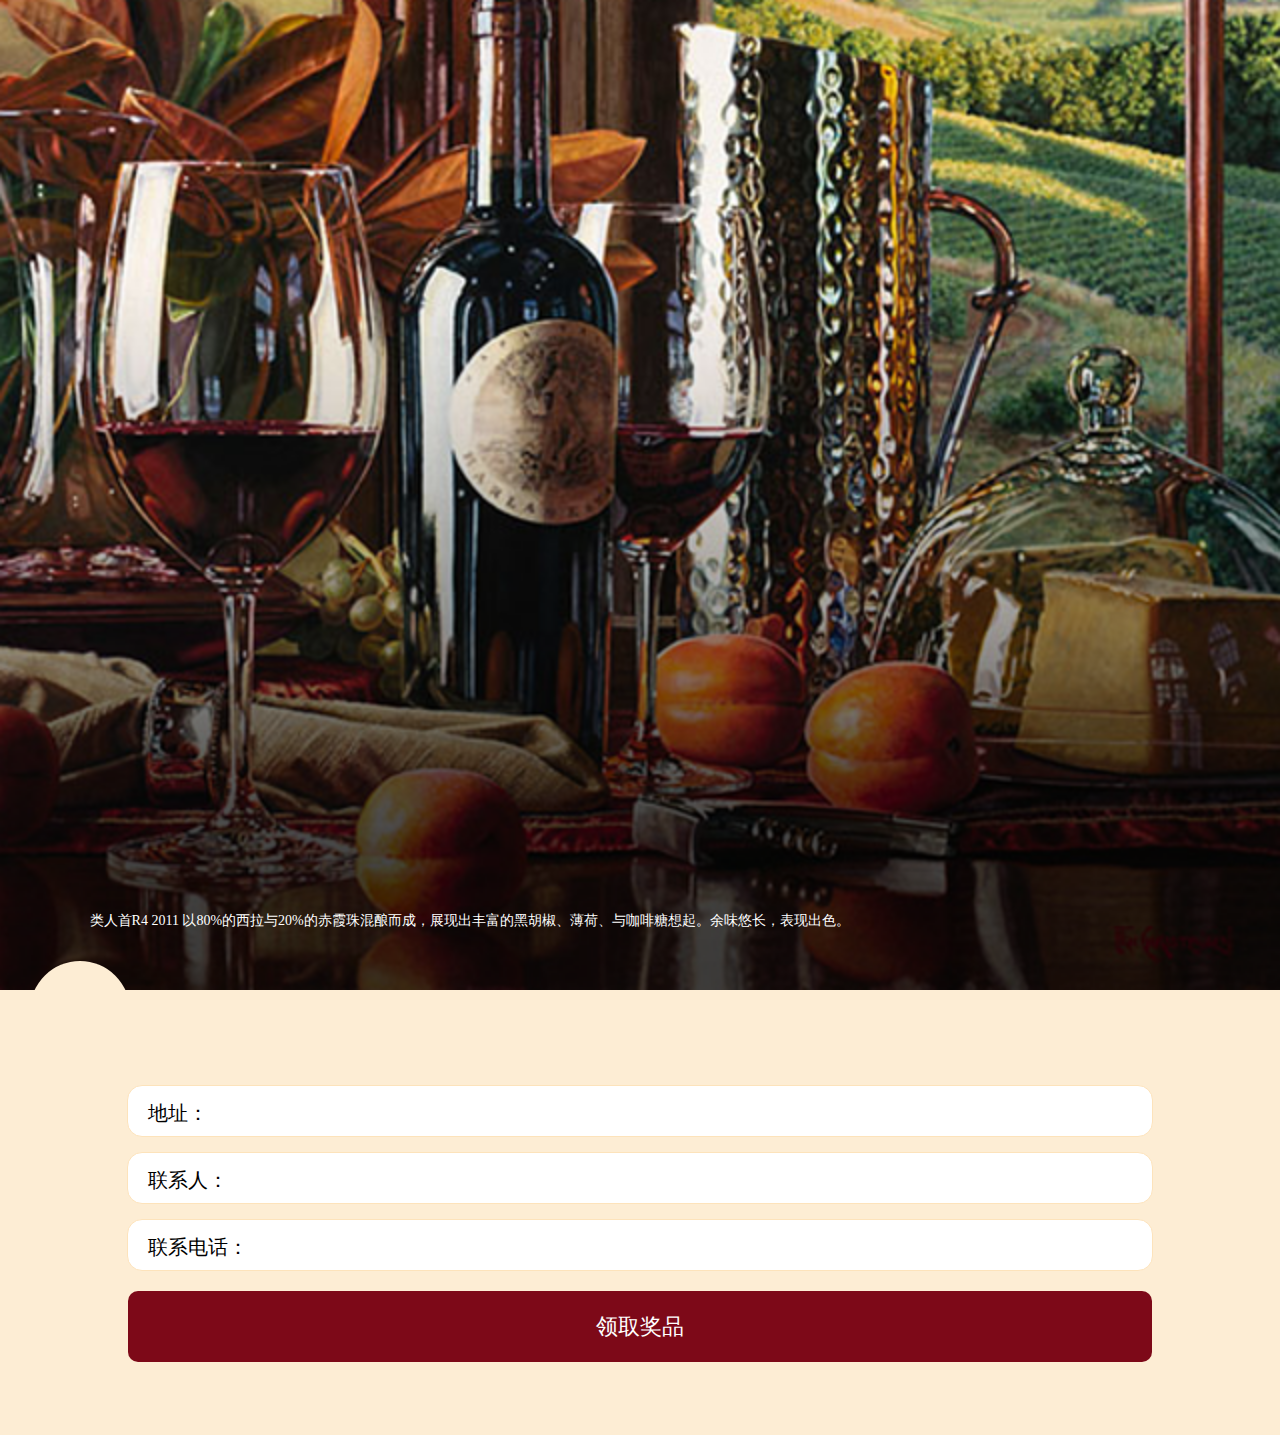
<file: address.html>
<!DOCTYPE html>
<html>
<head>
    <title>dr.wine请你喝酒！</title>
    <meta charset="utf-8">
    <meta http-equiv="Content-Type" content="text/html; charset=utf-8">
    <meta name="description" content="" />
    <meta name="keywords" content="" />
	<meta name="viewport" content="width=device-width,user-scalable=no">
    <link rel="stylesheet" type="text/css" href="css/wine.css" /> 

</head>
<body onselectstart="return false">
	<div class="page">
		<div class="address-page-bg bg-page">
			
		</div>
		<div class="font-page address-page">
			<div class="top-bg">
				<img width="100%" src="pic/hd.png"/>
				<div class="radius"></div>
			</div>
			
			<div class="secime">
				<span>类人首R4 2011</span>
				以80%的西拉与20%的赤霞珠混酿而成，展现出丰富的黑胡椒、薄荷、与咖啡糖想起。余味悠长，表现出色。
			</div>
			<div class="content">
				<div class="line first">
					<span class="label-like">地址：</span><input type="text" class="input J_Address" max-length="40">
				</div>
				<div class="line">
					<span class="label-like">联系人：</span><input type="text" class="input J_Contact" max-length="20">
				</div>
				<div class="line">
					<span class="label-like">联系电话：</span><input type="tel" class="input J_Phone" max-length="20">
				</div>
				<div class="J_Btn common-btn browen">领取奖品</div>
			</div>
		</div>
	</div>
</body>
<script src="js/zepto.js"></script>
<script src="js/underscore.js"></script>
<script src="js/wine.js"></script>
<script>

$(function (){
    $(".J_Btn").on('click', function (){
        var $address = $(".J_Address");
        var $contact = $(".J_Contact");
        var $phone = $(".J_Phone");
        var auth = localStorage['auth'];
        if($address.val() == ""){
            wine.showDialog("","请输入联系地址");
            return;
        }
        if($contact.val() == ""){
            wine.showDialog("","请输入联系人");
            return;
        }
        if($phone.val() == ""){
            wine.showDialog("","请输入联系电话");
            return;
        }

        $.ajax({
            url:wine.url,
            type:"post",
            data: {
                action: "getAward",
                dataType: "json",
                address: $address.val(),
                contact: $contact.val(),
                phone: $phone.val(),
                auth: auth 
            },
            success: function (info){
                if(info.rc == 0){
                    localStorage["score"]=0;
                    localStorage["wine"]= parseInt(localStorage["wine"]) + 1;
                    var callback = function (){
                        location.href = "/wine7_1/index.html";
                    }
                    wine.showDialog("领取成功！","dr.wine小助手将尽快联系您！","确认",callback);
                }else{
                    wine.showDialog("",info.rmsg,"确认");
                }
            },
            error: function(info){
                debugger;
            }
        })
    })
})


</script>
</html>
</file>
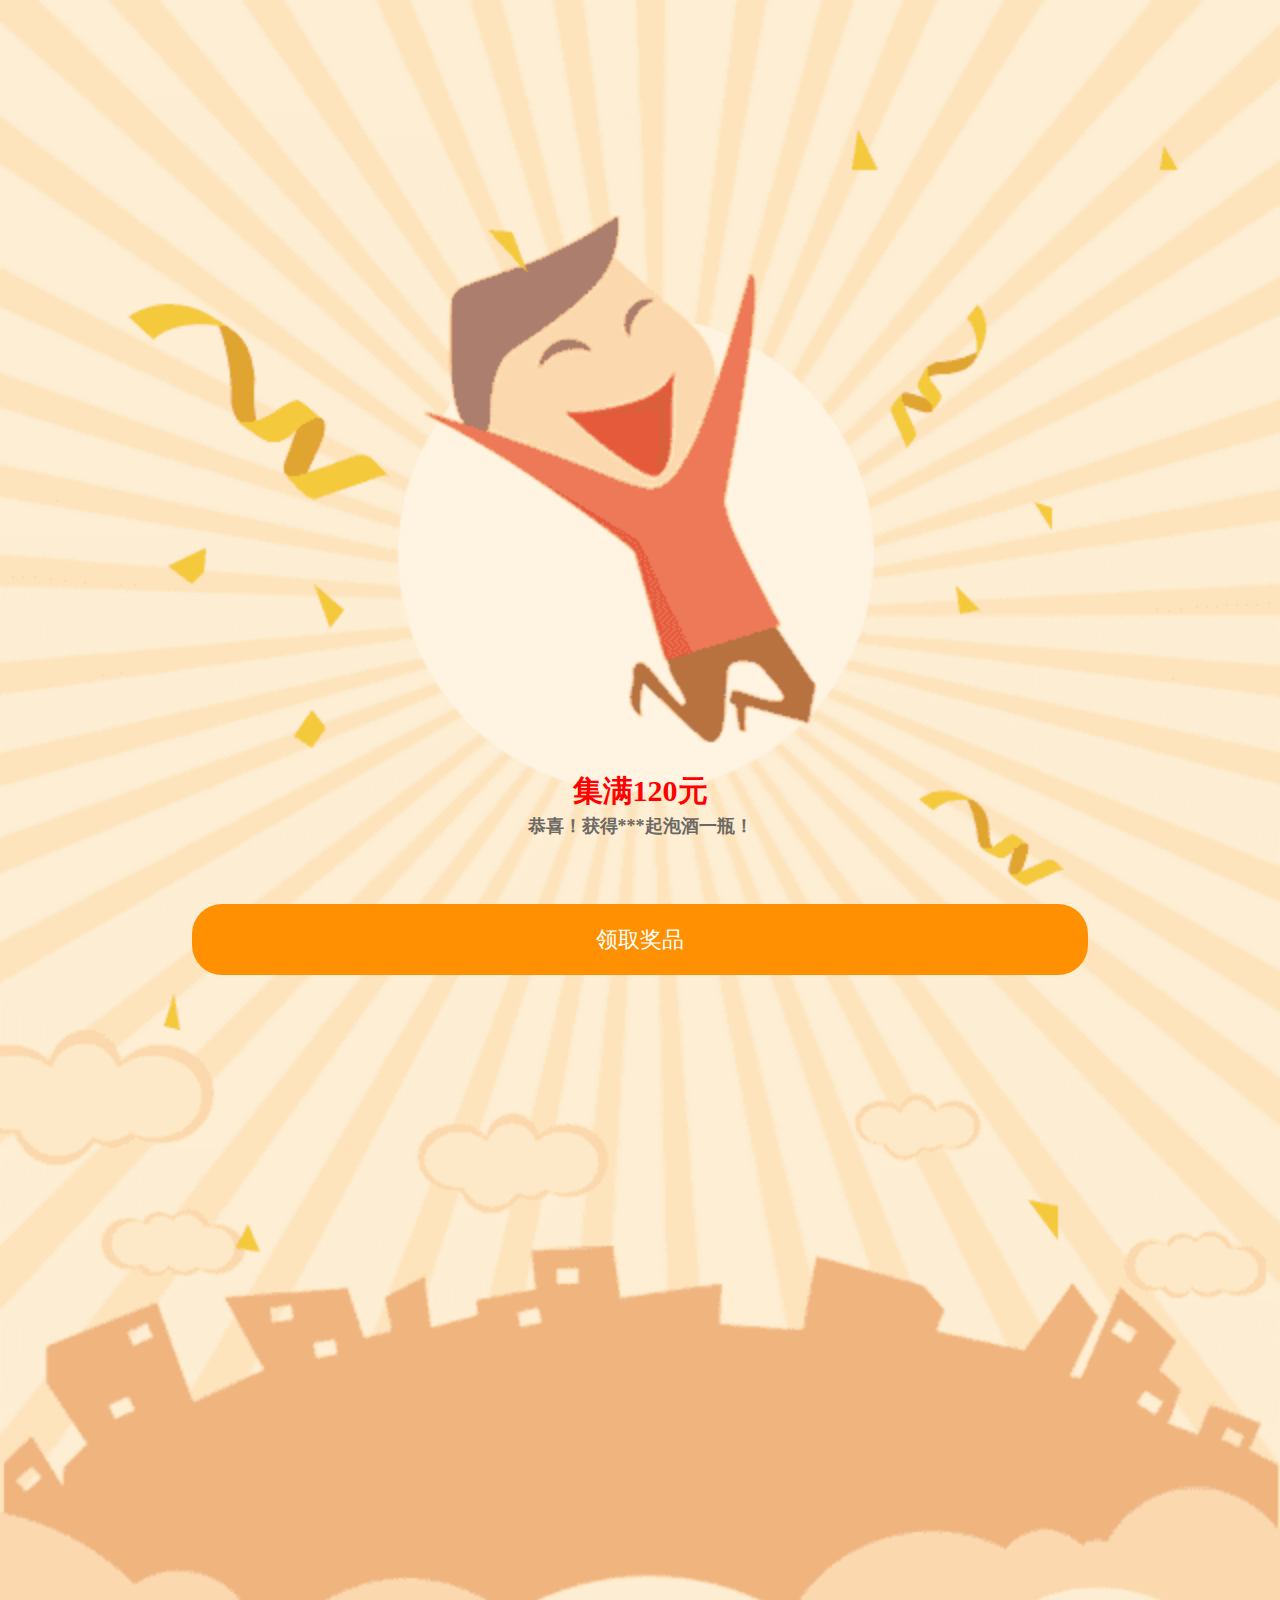
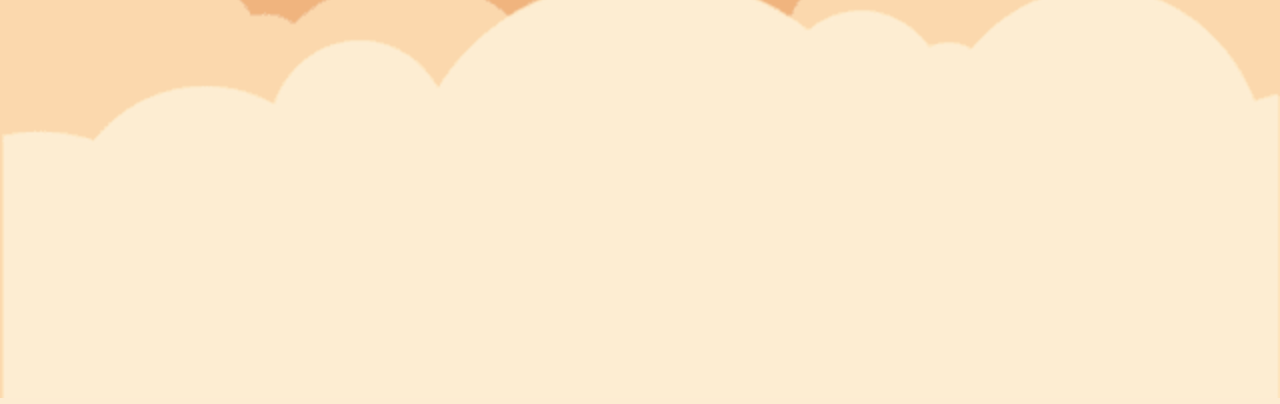
<file: award.html>
<!DOCTYPE html>
<html>
<head>
    <title>dr.wine请你喝酒！</title>
    <meta charset="utf-8">
    <meta http-equiv="Content-Type" content="text/html; charset=utf-8">
    <meta name="description" content="" />
    <meta name="keywords" content="" />
	<meta name="viewport" content="width=device-width,user-scalable=no">
    <link rel="stylesheet" type="text/css" href="css/wine.css" /> 

</head>
<body onselectstart="return false">
</body>
<script type="text/template" id="tpl">
<div class="page">
		<div class="award-page-bg bg-page">
			<img width="100%" src="pic/award.png">
		</div>
		<div class="font-page award-page">
			<div class="content">
				<div class="money bold">集满120元</div>
				<div class="line bold">恭喜！获得***起泡酒一瓶！</div>
			</div>
			<div class="J_Btn common-btn">
				领取奖品
			</div>
		</div>
	</div>
</script>
<script src="js/zepto.js"></script>
<script src="js/underscore.js"></script>
<script src="js/wine.js"></script>
<script>

$(function (){
    var data = wine.getInfo();
    var template = $("#tpl").html();
    var html = _.template(template);
    $("body").html(html(data));
    
    $(".J_Btn").on('click', function (){
        location.href="/wine7_1/address.html";
    })
})
</script>
</html>
</file>
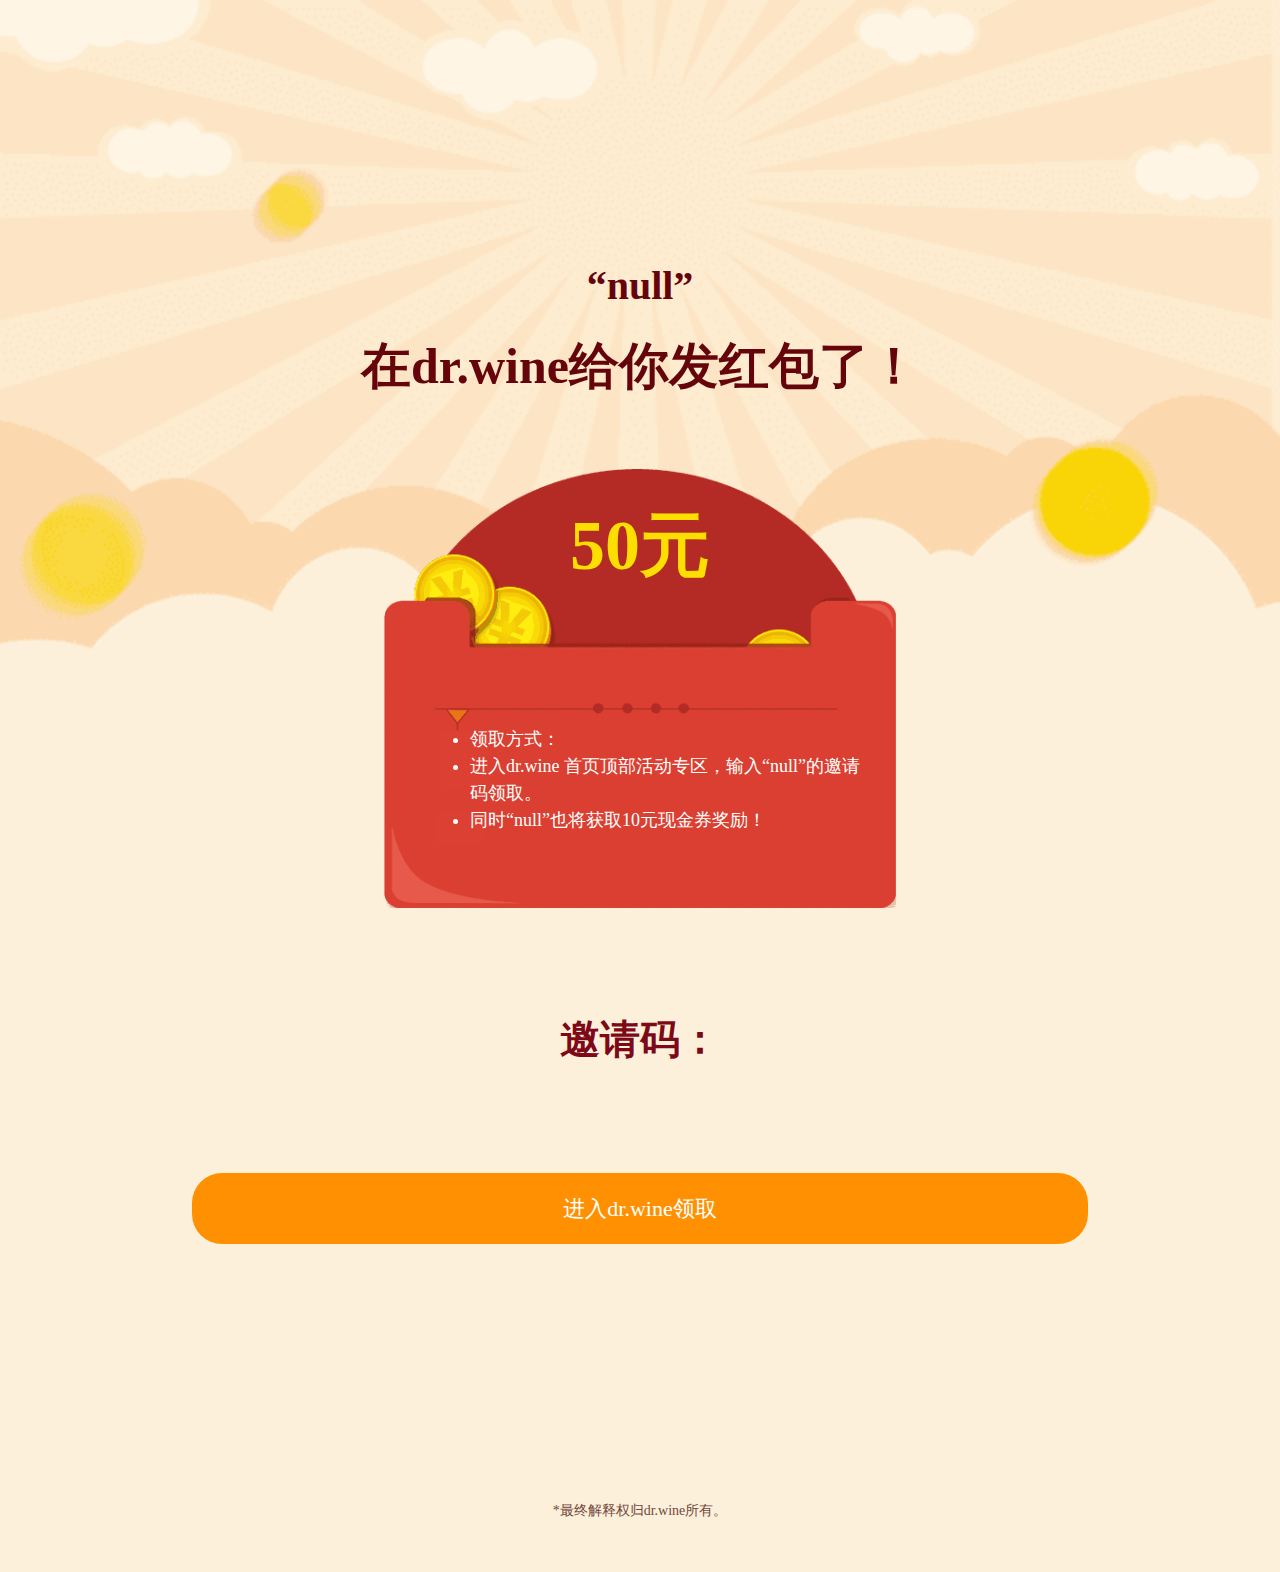
<file: redbag.html>
<!DOCTYPE html>
<html>
<head>
    <title>dr.wine请你喝酒！</title>
    <meta charset="utf-8">
    <meta http-equiv="Content-Type" content="text/html; charset=utf-8">
    <meta name="description" content="" />
    <meta name="keywords" content="" />
	<meta name="viewport" content="width=device-width,user-scalable=no">
    <link rel="stylesheet" type="text/css" href="css/wine.css" /> 

</head>
<body onselectstart="return false">
	
</body>

<script type="text/template" id="tpl">
<div class="page">
    <div class="font-page redbag-page">
        <div class="title bold">“<%=name%>”</div>
        <div class="sub-title">在dr.wine给你发红包了！</div>
        <div class="redbag">
            <div class="money bold">50元</div>
            <ul class="list">
                <li>领取方式：</li>
                <li>进入dr.wine 首页顶部活动专区，输入“<%=name%>”的邀请码领取。</li>
                <li>同时“<%=name%>”也将获取10元现金券奖励！</li>
            </ul>
        </div>
        <div class="my-code bold">邀请码：<%=code%></div>
        <div class="common-btn"><a href="<%=url%>">进入dr.wine领取</a></div>
        <div class="last">*最终解释权归dr.wine所有。</div>
    </div>
</div>
</script>
<script src="js/zepto.js"></script>
<script src="js/underscore.js"></script>
<script src="js/wine.js"></script>
<script>
$(function (){
    var code = wine.getUrlParam("code") || "";
    var name = decodeURIComponent(wine.getUrlParam("name")) || "";
    var data = {
        code:code,
        name:name,
        url:wine.downloadUrl
    }
    ;
    var template = $("#tpl").html();
    var html = _.template(template);
    $("body").html(html(data));
})
</script>
</html>
</file>
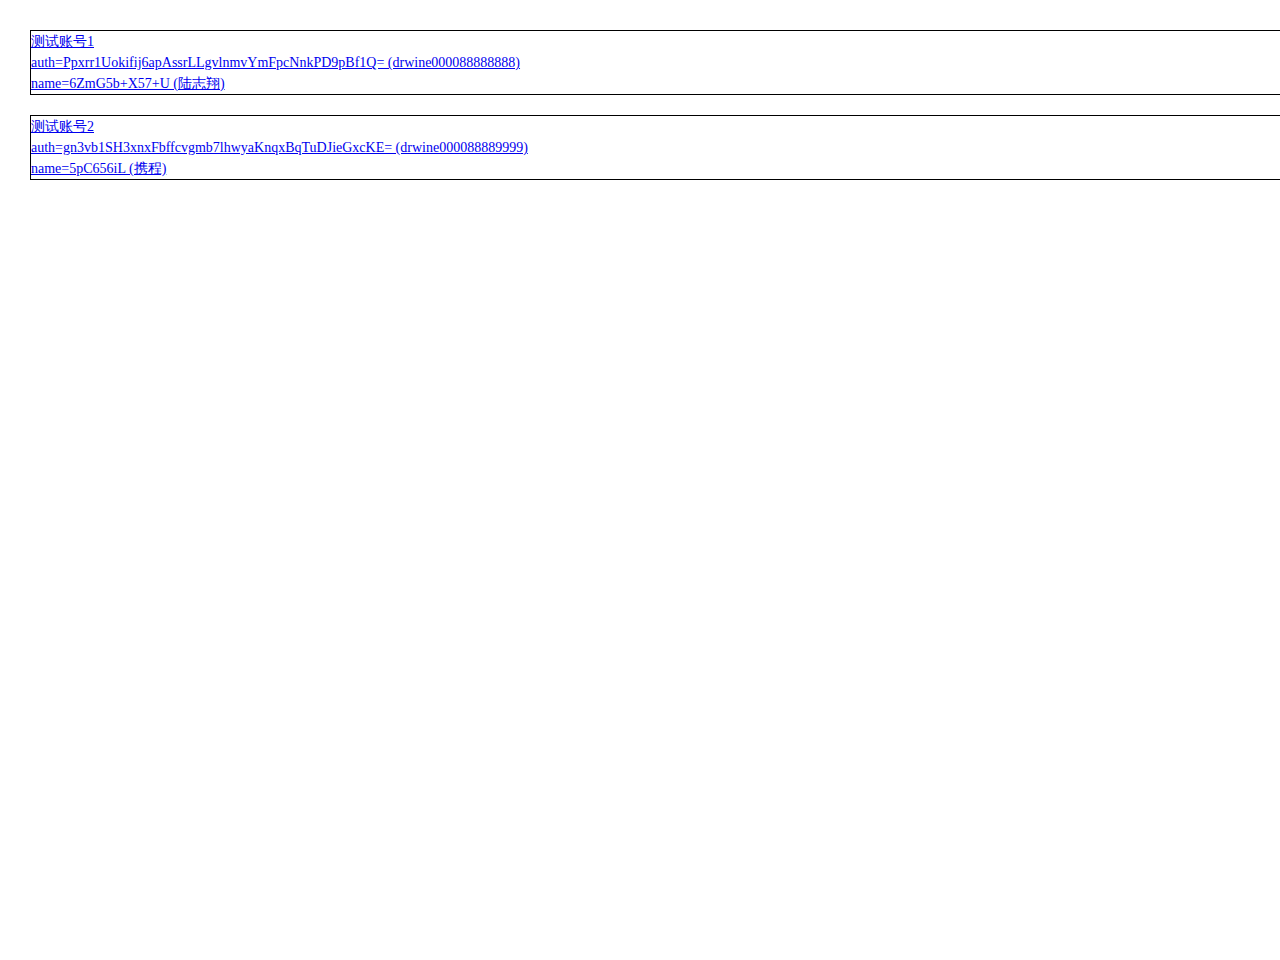
<file: test.html>
<!DOCTYPE html>
<html>
<head>
    <title>dr.wine请你喝酒！</title>
    <meta charset="utf-8">
    <meta http-equiv="Content-Type" content="text/html; charset=utf-8">
    <meta name="description" content="" />
    <meta name="keywords" content="" />
	<meta name="viewport" content="width=device-width,user-scalable=no">
    <link rel="stylesheet" type="text/css" href="css/wine.css" /> 

</head>
<body onselectstart="return false">
	
</body>
<script type="text/template" id="tpl">
<div class="test-page">
		<a href="http://<%=ip%>/wine7_1/index.html?auth=Ppxrr1Uokifij6apAssrLLgvlnmvYmFpcNnkPD9pBf1Q=&name=6ZmG5b+X57+U"> 
		<div class="test-btn">
			测试账号1<br/>
			auth=Ppxrr1Uokifij6apAssrLLgvlnmvYmFpcNnkPD9pBf1Q= (drwine000088888888)<br/>
			name=6ZmG5b+X57+U (陆志翔)<br/>
		</div></a>
        
        <a href="http://<%=ip%>/wine7_1/index.html?auth=gn3vb1SH3xnxFbffcvgmb7lhwyaKnqxBqTuDJieGxcKE=&name=5pC656iL"> 
		<div class="test-btn">
			测试账号2<br/>
			auth=gn3vb1SH3xnxFbffcvgmb7lhwyaKnqxBqTuDJieGxcKE= (drwine000088889999)<br/>
			name=5pC656iL (携程)<br/>
		</div></a>  
	</div>
</script>
<script src="js/zepto.js"></script>
<script src="js/underscore.js"></script>
<script src="js/wine.js"></script>
<script>

$(function (){
    var data = {
        ip: wine.serverIp
    };
    var template = $("#tpl").html();
    var html = _.template(template);
    $("body").html(html(data));
})
</script>
</html>
</file>
<file: css/wine.css>
body,div,dl,dt,dd,ul,ol,li,h1,h2,h3,h4,h5,h6,pre,form,fieldset,input,textarea,p,blockquote,th,td{padding:0;margin:0}
fieldset,img{border:0}
ol,ul{list-style:none}
h1,h2,h3,h4,h5,h6{font-weight:normal;font-size:100%}
html,body{width:100%;height:100%}
.hidden{display:none}
body{min-width:320px;font:normal 14px/1.5 Tahoma,"Lucida Grande",Verdana,"Microsoft Yahei",STXihei,hei;color:#000;background:#FFF;overflow-x:hidden;-webkit-tap-highlight-color:rgba(0,0,0,0);-webkit-text-size-adjust:none;-moz-user-select:none;background-color:#000}
bold,.bold{font-weight:bold}
input.place-black::-webkit-input-placeholder{color:#000}
.bro{font-weight:bold;color:#7d0918}
.page{height:100%;margin:0 auto}
.bg-page,.font-page,.page{width:100%;min-width:320px}
.dialog{position:fixed;background-color:#FFF;left:50%;top:50%;z-index:1000;border-radius:10px;text-align:center;font-size:18px;margin-top:-75px}
.dialog .d-title{margin-top:16px;color:#5e1818}
.dialog .d-content{margin-top:12px;margin-bottom:18px;color:#5e1818}
.dialog .confirm{border-top:1px solid #DDD;height:50px;line-height:50px}
.mask{width:100%;height:100%;position:absolute;top:0;background-color:#000;opacity:.5;z-index:100}
@media screen and (min-width:320px){
.dialog{width:280px;margin-left:-140px}
}
@media screen and (min-width:640px){
.dialog{width:360px;margin-left:-180px}
}
.test-page{width:100%;height:100%;background-color:#FFF;padding:30px}
.test-page .test-btn{border:1px solid #000;margin-bottom:20px}

.main-page{
    background-image:url(../pic/bg1.png);
    background-color:#f94d36;
}

.main-page-bg{background:#f64b35;overflow:hidden;min-height:720px;}
.bg-page{position:absolute}
.font-page{position:absolute;z-index:1;background-size:100% auto;
    background-repeat:no-repeat;}
.main-page-bg.friend-page{min-height:1000px}
.main-page .name{margin-top:61%;text-align:center;font-size:26px}
.main-page .btn{width:70%;margin:0 auto;height:7%;min-height:55px;border-radius:30px;text-align:center}
.main-page .btn.input{margin-top:5%;background-color:#FFF}
.main-page .btn.get{margin-top:5%;background-color:#CCC}
.main-page .input-btn{border:0;min-height:55px;height:100%;width:80%;font-size:25px;text-align:center;background-color:transparent}
.main-page .get .input-btn{color:#FFF;font-size:20px}
.main-page .btn.get{text-align:center;font-size:22px;line-height:56px;color:#FFF}
.main-page .btn.get.click-able{background-color:#fe9001}
.main-page .my-code{text-align:center;font-size:16px}
.main-page .my-code .code{color:#fec201}
.main-page .friend-title{margin-top:10px}
.main-page .friend-list{max-height:105px;overflow-y:scroll}
.main-page .add-ten{float:right}
.progress-bar{width:80%;height:136px;background-color:#940b1b;border-radius:15px;margin:25px auto 25px;border:1px solid #f94e36}
.progress{width:85%;margin:15px auto 0;display:block;border:1px solid #af1d22;height:15px;border-radius:5px}
.progress .value{display:block;width:70%;height:100%;background-color:#fec201;border-radius:5px;max-width:100%}
.progress-bar .bottom{width:85%;text-align:right;color:#FFF;font-size:16px;margin:10px auto 0}
.progress-bar .title{font-size:24px;color:#FFF;text-align:center;padding-top:16px}
.progress-bar.wine .title{font-size:18px;padding-top:8px}
.progress-bar.wine{height:200px}
.progress-bar .wine{display:inline-block;margin-right:3px;width:12px;height:41px;background-image:url('../pic/wine.png')}
.progress-bar .wines{margin-top:10px;text-align:center;height:40px;overflow:hidden}
.info{margin:8% auto 60px;padding:16px;background-color:#f1ece6;width:80%;border-radius:15px}
.info .title{font-weight:bold;margin-bottom:10px;font-size:16px;color:#000;text-align:left}
.info{color:#787471}
.info .list li{list-style-type:disc;margin-left:18px}
.info .last{margin-top:10px;text-align:right}
.share-page{
    background-image:url('../pic/share.png');
    background-repeat:no-repeat;
    background-color:#fdedd4;
}
.share-page-bg{background-color:#fdedd4;min-height:660px}
.share-page .content{margin-top:62%;text-align:center}
.share-page .money{font-size:28px;color:#F00;font-weight:bold}
.share-page .line{font-size:20px;color:#6c6964;font-weight:bold}
.share-page .my-code{font-size:18px;margin:15px 0;color:#4d1704;font-weight:bold}
.common-btn{background-color:#fe9001;text-align:center;font-size:22px;line-height:56px;color:#FFF;width:70%;margin:0 auto;height:7%;min-height:55px;border-radius:30px;text-align:center}
.common-btn.gray{
    background-color:#CCC;
}
.share-page .friend{font-weight:bold;color:#000}
.share-page .info{background-color:#fef3e2;border:1px solid #fde3bb}
.share-page .wallet-div{text-align:center;margin-top:30%;height:20%}
.share-page bold{color:#000}
.share-page .common-btn.gray{
    margin-top:3%;
}
.award-page-bg{background-color:#fdecd2}
.award-page{text-align:center}
.award-page .content{margin-top:60%}
.award-page .money{font-size:30px;color:#F00}
.award-page .line{font-size:18px;color:#6c6964}
.award-page .orange-btn{margin-top:30px}
.award-page bold{color:#000}
.award-page .common-btn{margin-top:5%}
.redbag-page{text-align:center;
    background-image:url(../pic/redbg.png);
    background-color:#fdf0da;
}
.redbag-page-bg{background-color:#fdedd4;height:620px}
.redbag-page .title{margin-top:16%;font-size:22px;color:#65050b}
.redbag-page .sub-title{margin-top:1%;font-size:24px;color:#65050b;font-weight:bold;}
.redbag-page .money{font-size:46px;color:#fcdf00}
.redbag-page .list{text-align:left;margin:55px 20px 0 50px;font-size:12px;color:#FFF;list-style-type:disc}
.redbag-page .my-code{margin-top:8%;font-size:18px;color:#7d0918}
.redbag-page .common-btn{margin-top:10px}
.redbag-page .common-btn.red{background-color:#da3931}
.redbag-page .last{width:100%;height:21px;margin-top:20%;margin-bottom:4%;color:#714740;}
.redbag-page a{text-decoration:none}
.redbag-page a:link{color:#FFF;text-decoration:none}
.redbag-page a:visited{color:#FFF}
.redbag-page a:hover{text-decoration:underline}
.redbag-page a:active{color:#FFF}
.redbag-page .bottom{width:100%;height:21px;position:absolute;bottom:0}
.redbag-page .common-btn{
    margin-top:8%;
}
@media screen and (min-width:640px){
    .redbag-page .money{font-size:70px;padding-top: 25px;}
    .redbag-page .list {
        margin: 128px 20px 0 86px;
        font-size: 18px;
    }
    .redbag-page .title{
        font-size:40px;
    }.redbag-page .sub-title{
        font-size:50px;
    }
    .redbag-page .my-code{
        font-size:40px;
    }
}
.redbag-page-bg{}
.redbag-page .title{margin-top:20%}
.redbag-page .redbag{
    background-image:url(../pic/redbeg.png);
    background-size:100% auto;
    background-repeat:no-repeat;
    width:256px;height:220px;
    margin:5% auto 0;
}
@media screen and (min-width:640px){
    .redbag-page .redbag{width:512px;height:440px;}
}

    
.address-page{background-color:#fdedd4;height:350px}
.address-page .line{width:80%;height:50px;background:#FFF;margin:0 auto 15px;border-radius:15px;border:1px solid #fde3bb}
.address-page .content{height:350px;background-color:#fdedd4;width:100%;padding-top:12%;font-size:20px;line-height:50px}
.address-page .line .label-like{display:inline-block;height:100%;padding-left:20px}
.address-page .line .input{display:inline-block;height:70%;border:0;width:50%;margin-top:10px;font-size:20px}
.address-page .secime{width:86%;margin:0 auto;color:#FFF;margin-top:-86px;position:relative}
.address-page .top-bg{position:relative;overflow:hidden}
.address-page .common-btn.browen{background-color:#7d0918;width:80%;margin-top:20px;border-radius:10px}
.address-page .radius{width:60px;height:60px;background-color:#fdedd4;position:absolute;bottom:-35px;left:30px;border-radius:60px}
@media screen and (min-width:640px){.address-page .line .input{width:75%}
.address-page .radius{width:100px;height:100px;bottom:-65px}
.common-btn{height:71px;line-height:71px}
}

.toast-share{
    width:100%;
    height:100%;
    background-image:url('../pic/toastshare.png');
    background-size: 80% auto;
    background-position-y: 50px;
    background-position-x: 40%;
    background-repeat:no-repeat;
    position:absolute;
    top:0;
    z-index:1000;
    background-color: #000;
    opacity: 0.8;
    min-width:320px;
}
</file>
